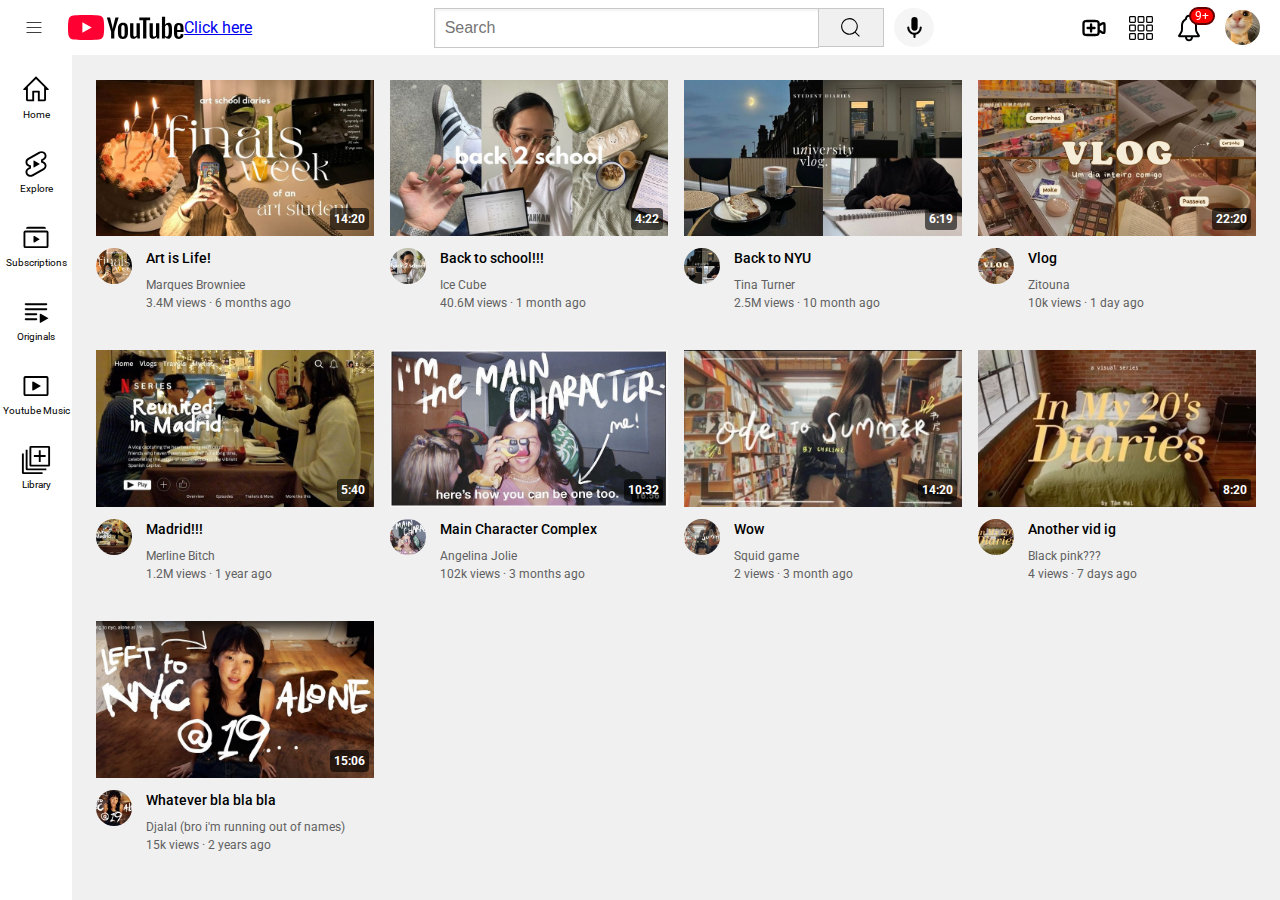
<file: index.html>
<!DOCTYPE html>
<html>
  <head>
    <title>Youtube.com clone</title>
    <link rel="preconnect" href="https://fonts.googleapis.com">
<link rel="preconnect" href="https://fonts.gstatic.com" crossorigin>
<link href="https://fonts.googleapis.com/css2?family=Montserrat:ital,wght@0,100..900;1,100..900&family=Roboto:ital,wght@0,100;0,300;0,400;0,500;0,700;0,900;1,100;1,300;1,400;1,500;1,700;1,900&display=swap" rel="stylesheet">
<link rel="stylesheet" href="styles/general.css">
<link rel="stylesheet" href="styles/header.css">
<link rel="stylesheet" href="styles/video.css">
<link rel="stylesheet" href="styles/sidebar.css">

</head>
  
  <body>
    <div class="header">

      <div class="left-section">
        <img class="menu" src="icons/menu.svg">
        <div class="yt-logo-container">
          <img class="yt-logo" src="icons/youtube-logo.svg">
          <div class="tooltip"> Youtube Acceuil</div>
          <a href="new-html-file.html"> Click here</a>
        </div>
        
      </div>

      <div class="middle-section">
        <input class="search-bar" type="text" placeholder="Search">
        <button class="loop">
          <img class="loop-icon" src="icons/loop.svg">
          <div class="tooltip">Search</div>
        </button>
        <button class="micro">
          <img class="micro-icon" src="icons/microphone.svg">
          <div class="tooltip">Search with your voice</div>
        </button>

      </div>
      <div class="right-section"> 
        <div class="video-container">
          <img class="video" src="icons/video-plus.svg">
          <div class="tooltip">Create</div>
        </div>
        <div class="grid-container">
          <img class="grid" src="icons/grid.svg">
          <div class="tooltip">Load</div>
        </div>
        
        <div class="bell-notif">
          <img class="bell "src="icons/notification-bell.svg">
          <div class="notifications-count">9+</div>
          <div class="tooltip">Notifications</div>
        </div>
        <div class="picture-container">
           <img class="picture" src="profile-pics/kitty.jpg">
           <div class="tooltip">Profile</div>
        </div>
       

      </div>
      
    </div>

    <div class="sidebar">
      <div class="sidebar-link">
        <img src="icons/home-svgrepo-com.svg">
        <div>Home</div>
      </div>
      <div class="sidebar-link">
        <img src="icons/explore-svgrepo-com.svg">
        <div>Explore</div>
      </div>
      <div class="sidebar-link">
        <img src="icons/subscriptions.svg">
        <div>Subscriptions</div>
      </div>
      <div class="sidebar-link">
        <img src="icons/scale-to-original-svgrepo-com.svg">
        <div>Originals</div>
      </div>
      <div class="sidebar-link">
        <img src="icons/play-stream-svgrepo-com.svg">
        <div>Youtube Music</div>
      </div>
      <div class="sidebar-link">
        <img src="icons/library-add-svgrepo-com.svg">
        <div>Library</div>
      </div>

    </div>
    
    <div class="video-grid">
      <div class="divv"> 
        <div class="thmb">
          <img class="thumbnail" src="thumbnails/thumnail1.jpg">
          <div class="video-time">14:20</div>
        </div>
        <div class="video-info-grid" >
          <div class="pfp"> 
            <img class="profile-pic" src="thumbnails/thumnail1.jpg">
          </div>
          <div class="info"> 
            <div>
              <p class="video-title">
              Art is Life!
            </p>
            </div>
            <div>
              <p class="video-author">
              Marques Browniee
            </p>
          </div>
            <div>
              <p class="video-stats">
              3.4M views &#183; 6 months ago
            </p>
          </div>
          </div>
        </div>
      </div>
  
  
      <div class="divv"> 
        <div class="thmb">
          <img class="thumbnail" src="thumbnails/thumbnail2.jpg">
          <div class="video-time">4:22</div>
        </div>
        <div class="video-info-grid">
          <div class="pfp"> 
            <img class="profile-pic" src="thumbnails/thumbnail2.jpg">
          </div>
          <div class="info"> 
            <div>
              <p class="video-title">
                Back to school!!!
            </p>
            </div>
            <div>
              <p class="video-author">
                Ice Cube
            </p>
          </div>
            <div>
              <p class="video-stats">
                40.6M views &#183; 1 month ago
            </p>
          </div>
  
          </div>
        </div>
      </div>
  
  
      <div class="divv"> 
        <div class="thmb">
          <img class="thumbnail" src="thumbnails/thumbnail3.jpg">
          <div class="video-time">6:19</div>
        </div>
        <div class="video-info-grid" >
          <div class="pfp"> 
            <img class="profile-pic" src="thumbnails/thumbnail3.jpg">
          </div>
          <div class="info"> 
            <div>
              <p class="video-title">
                Back to NYU
            </p>
            </div>
            <div>
              <p class="video-author">
                Tina Turner
            </p>
          </div>
            <div>
              <p class="video-stats">
                2.5M views &#183; 10 month ago
            </p>
          </div>
          </div>
        </div>
      </div>
  
  
      <div class="divv"> 
        <div class="thmb">
          <img class="thumbnail" src="thumbnails/thumbnail4.jpg">
          <div class="video-time">22:20</div>
        </div>
        <div class="video-info-grid">
          <div class="pfp"> 
            <img class="profile-pic" src="thumbnails/thumbnail4.jpg">
          </div>
          <div class="info"> 
            <div>
              <p class="video-title">
                Vlog
            </p>
            </div>
            <div>
              <p class="video-author">
                Zitouna
            </p>
          </div>
            <div>
              <p class="video-stats">
                10k views &#183; 1 day ago
            </p>
          </div>
          </div>
        </div>
      </div>
  
      <div class="divv"> 
        <div class="thmb">
          <img class="thumbnail" src="thumbnails/thumbnail5.jpg">
          <div class="video-time">5:40</div>
        </div>
        <div class="video-info-grid" >
          <div class="pfp"> 
            <img class="profile-pic" src="thumbnails/thumbnail5.jpg">
          </div>
          <div class="info"> 
            <div>
              <p class="video-title">
              Madrid!!!
            </p>
            </div>
            <div>
              <p class="video-author">
              Merline Bitch
            </p>
          </div>
            <div>
              <p class="video-stats">
              1.2M views &#183; 1 year ago
            </p>
          </div>
          </div>
        </div>
      </div>
  
      <div class="divv"> 
        <div class="thmb">
          <img class="thumbnail" src="thumbnails/thumbnail6.jpg">
          <div class="video-time">10:32</div>
        </div>
        <div class="video-info-grid" >
          <div class="pfp"> 
            <img class="profile-pic" src="thumbnails/thumbnail6.jpg">
          </div>
          <div class="info"> 
            <div>
              <p class="video-title">
              Main Character Complex
            </p>
            </div>
            <div>
              <p class="video-author">
              Angelina Jolie
            </p>
          </div>
            <div>
              <p class="video-stats">
              102k views &#183; 3 months ago
            </p>
          </div>
          </div>
        </div>
      </div>

      <div class="divv"> 
        <div class="thmb">
          <img class="thumbnail" src="thumbnails/thumbnail7.jpg">
          <div class="video-time">14:20</div>
        </div>
        <div class="video-info-grid">
          <div class="pfp"> 
            <img class="profile-pic" src="thumbnails/thumbnail7.jpg">
          </div>
          <div class="info"> 
            <div>
              <p class="video-title">
                Wow 
            </p>
            </div>
            <div>
              <p class="video-author">
                Squid game 
            </p>
          </div>
            <div>
              <p class="video-stats">
                2 views &#183; 3 month ago
            </p>
          </div>
          </div>
        </div>
      </div>


      <div class="divv"> 
        <div class="thmb">
          <img class="thumbnail" src="thumbnails/thumbnail8.jpg">
          <div class="video-time">8:20</div>
        </div>
        <div class="video-info-grid">
          <div class="pfp"> 
            <img class="profile-pic" src="thumbnails/thumbnail8.jpg">
          </div>
          <div class="info"> 
            <div>
              <p class="video-title">
                Another vid ig
            </p>
            </div>
            <div>
              <p class="video-author">
                Black pink???
            </p>
          </div>
            <div>
              <p class="video-stats">
                4 views &#183; 7 days ago
            </p>
          </div>
          </div>
        </div>
      </div>


      <div class="divv"> 
        <div class="thmb">
          <img class="thumbnail" src="thumbnails/thumbnail9.jpg">
          <div class="video-time">15:06</div>
        </div>
        <div class="video-info-grid">
          <div class="pfp"> 
            <img class="profile-pic" src="thumbnails/thumbnail9.jpg">
          </div>
          <div class="info"> 
            <div>
              <p class="video-title">
                Whatever bla bla bla
            </p>
            </div>
            <div>
              <p class="video-author">
                Djalal (bro i'm running out of names)
            </p>
          </div>
            <div>
              <p class="video-stats">
                15k views &#183; 2 years ago
            </p>
          </div>
          </div>
        </div>
      </div>

    </div>
    

  </body>
</html>
</file>
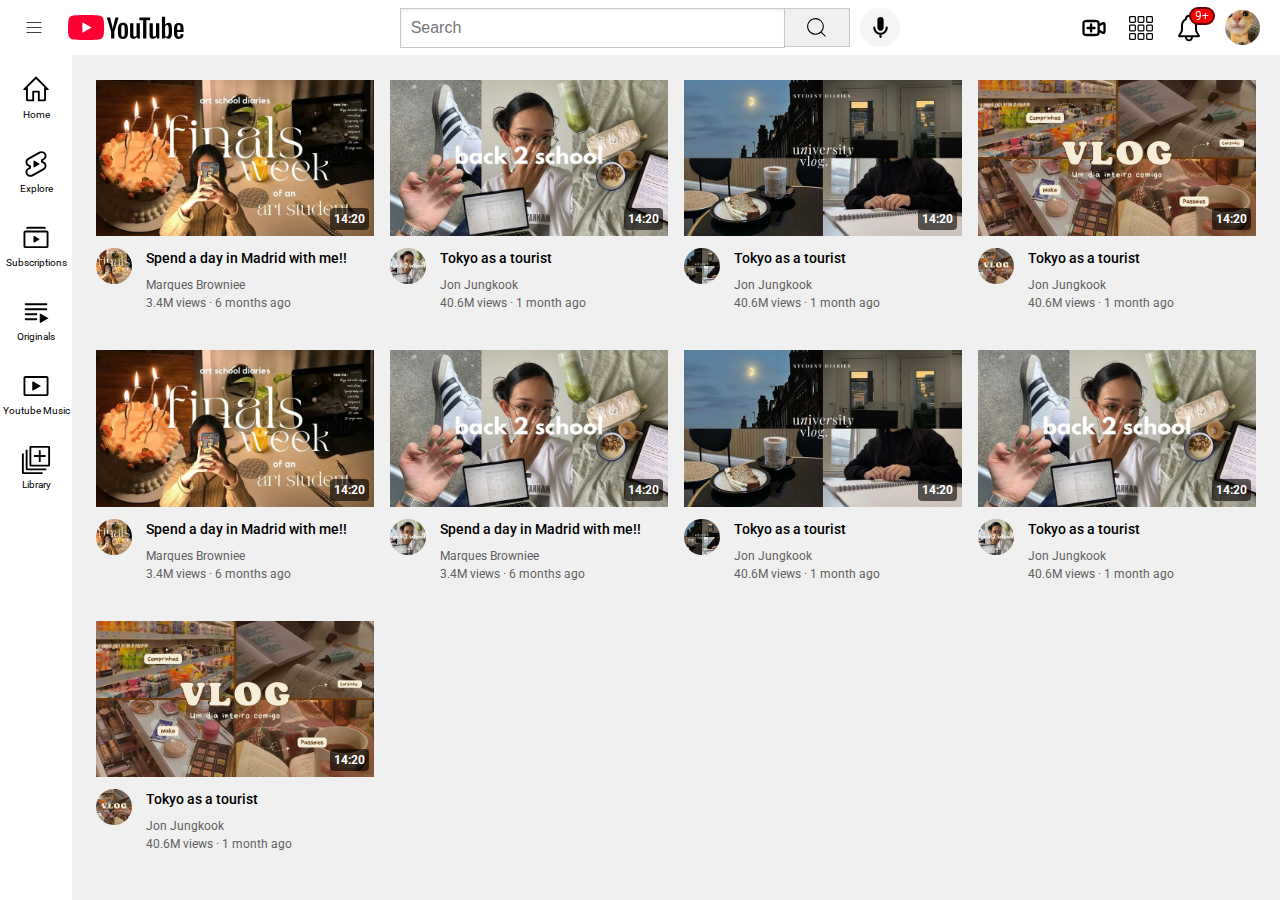
<file: youtube.html>
<!DOCTYPE html>
<html>
  <head>
    <title>Youtube.com clone</title>
    <link rel="preconnect" href="https://fonts.googleapis.com">
<link rel="preconnect" href="https://fonts.gstatic.com" crossorigin>
<link href="https://fonts.googleapis.com/css2?family=Montserrat:ital,wght@0,100..900;1,100..900&family=Roboto:ital,wght@0,100;0,300;0,400;0,500;0,700;0,900;1,100;1,300;1,400;1,500;1,700;1,900&display=swap" rel="stylesheet">
<link rel="stylesheet" href="styles/general.css">
<link rel="stylesheet" href="styles/header.css">
<link rel="stylesheet" href="styles/video.css">
<link rel="stylesheet" href="styles/sidebar.css">

</head>
  
  <body>
    <div class="header">

      <div class="left-section">
        <img class="menu" src="icons/menu.svg">
        <div class="yt-logo-container">
          <img class="yt-logo" src="icons/youtube-logo.svg">
          <div class="tooltip"> Youtube Acceuil</div>
        </div>
        
      </div>

      <div class="middle-section">
        <input class="search-bar" type="text" placeholder="Search">
        <button class="loop">
          <img class="loop-icon" src="icons/loop.svg">
          <div class="tooltip">Search</div>
        </button>
        <button class="micro">
          <img class="micro-icon" src="icons/microphone.svg">
          <div class="tooltip">Search with your voice</div>
        </button>

      </div>
      <div class="right-section"> 
        <div class="video-container">
          <img class="video" src="icons/video-plus.svg">
          <div class="tooltip">Create</div>
        </div>
        <div class="grid-container">
          <img class="grid" src="icons/grid.svg">
          <div class="tooltip">Load</div>
        </div>
        
        <div class="bell-notif">
          <img class="bell "src="icons/notification-bell.svg">
          <div class="notifications-count">9+</div>
          <div class="tooltip">Notifications</div>
        </div>
        <div class="picture-container">
           <img class="picture" src="profile-pics/kitty.jpg">
           <div class="tooltip">Profile</div>
        </div>
       

      </div>
      
    </div>

    <div class="sidebar">
      <div class="sidebar-link">
        <img src="icons/home-svgrepo-com.svg">
        <div>Home</div>
      </div>
      <div class="sidebar-link">
        <img src="icons/explore-svgrepo-com.svg">
        <div>Explore</div>
      </div>
      <div class="sidebar-link">
        <img src="icons/subscriptions.svg">
        <div>Subscriptions</div>
      </div>
      <div class="sidebar-link">
        <img src="icons/scale-to-original-svgrepo-com.svg">
        <div>Originals</div>
      </div>
      <div class="sidebar-link">
        <img src="icons/play-stream-svgrepo-com.svg">
        <div>Youtube Music</div>
      </div>
      <div class="sidebar-link">
        <img src="icons/library-add-svgrepo-com.svg">
        <div>Library</div>
      </div>

    </div>
    
    <div class="video-grid">
      <div class="divv"> 
        <div class="thmb">
          <img class="thumbnail" src="thumbnails/thumnail1.jpg">
          <div class="video-time">14:20</div>
        </div>
        <div class="video-info-grid" >
          <div class="pfp"> 
            <img class="profile-pic" src="thumbnails/thumnail1.jpg">
          </div>
          <div class="info"> 
            <div>
              <p class="video-title">
              Spend a day in Madrid with me!!
            </p>
            </div>
            <div>
              <p class="video-author">
              Marques Browniee
            </p>
          </div>
            <div>
              <p class="video-stats">
              3.4M views &#183; 6 months ago
            </p>
          </div>
          </div>
        </div>
      </div>
  
  
      <div class="divv"> 
        <div class="thmb">
          <img class="thumbnail" src="thumbnails/thumbnail2.jpg">
          <div class="video-time">14:20</div>
        </div>
        <div class="video-info-grid">
          <div class="pfp"> 
            <img class="profile-pic" src="thumbnails/thumbnail2.jpg">
          </div>
          <div class="info"> 
            <div>
              <p class="video-title">
                Tokyo as a tourist
            </p>
            </div>
            <div>
              <p class="video-author">
                Jon Jungkook
            </p>
          </div>
            <div>
              <p class="video-stats">
                40.6M views &#183; 1 month ago
            </p>
          </div>
  
          </div>
        </div>
      </div>
  
  
      <div class="divv"> 
        <div class="thmb">
          <img class="thumbnail" src="thumbnails/thumbnail3.jpg">
          <div class="video-time">14:20</div>
        </div>
        <div class="video-info-grid" >
          <div class="pfp"> 
            <img class="profile-pic" src="thumbnails/thumbnail3.jpg">
          </div>
          <div class="info"> 
            <div>
              <p class="video-title">
                Tokyo as a tourist
            </p>
            </div>
            <div>
              <p class="video-author">
                Jon Jungkook
            </p>
          </div>
            <div>
              <p class="video-stats">
                40.6M views &#183; 1 month ago
            </p>
          </div>
          </div>
        </div>
      </div>
  
  
      <div class="divv"> 
        <div class="thmb">
          <img class="thumbnail" src="thumbnails/thumbnail4.jpg">
          <div class="video-time">14:20</div>
        </div>
        <div class="video-info-grid">
          <div class="pfp"> 
            <img class="profile-pic" src="thumbnails/thumbnail4.jpg">
          </div>
          <div class="info"> 
            <div>
              <p class="video-title">
                Tokyo as a tourist
            </p>
            </div>
            <div>
              <p class="video-author">
                Jon Jungkook
            </p>
          </div>
            <div>
              <p class="video-stats">
                40.6M views &#183; 1 month ago
            </p>
          </div>
          </div>
        </div>
      </div>
  
      <div class="divv"> 
        <div class="thmb">
          <img class="thumbnail" src="thumbnails/thumnail1.jpg">
          <div class="video-time">14:20</div>
        </div>
        <div class="video-info-grid" >
          <div class="pfp"> 
            <img class="profile-pic" src="thumbnails/thumnail1.jpg">
          </div>
          <div class="info"> 
            <div>
              <p class="video-title">
              Spend a day in Madrid with me!!
            </p>
            </div>
            <div>
              <p class="video-author">
              Marques Browniee
            </p>
          </div>
            <div>
              <p class="video-stats">
              3.4M views &#183; 6 months ago
            </p>
          </div>
          </div>
        </div>
      </div>
  
      <div class="divv"> 
        <div class="thmb">
          <img class="thumbnail" src="thumbnails/thumbnail2.jpg">
          <div class="video-time">14:20</div>
        </div>
        <div class="video-info-grid" >
          <div class="pfp"> 
            <img class="profile-pic" src="thumbnails/thumbnail2.jpg">
          </div>
          <div class="info"> 
            <div>
              <p class="video-title">
              Spend a day in Madrid with me!!
            </p>
            </div>
            <div>
              <p class="video-author">
              Marques Browniee
            </p>
          </div>
            <div>
              <p class="video-stats">
              3.4M views &#183; 6 months ago
            </p>
          </div>
          </div>
        </div>
      </div>

      <div class="divv"> 
        <div class="thmb">
          <img class="thumbnail" src="thumbnails/thumbnail3.jpg">
          <div class="video-time">14:20</div>
        </div>
        <div class="video-info-grid">
          <div class="pfp"> 
            <img class="profile-pic" src="thumbnails/thumbnail3.jpg">
          </div>
          <div class="info"> 
            <div>
              <p class="video-title">
                Tokyo as a tourist
            </p>
            </div>
            <div>
              <p class="video-author">
                Jon Jungkook
            </p>
          </div>
            <div>
              <p class="video-stats">
                40.6M views &#183; 1 month ago
            </p>
          </div>
          </div>
        </div>
      </div>


      <div class="divv"> 
        <div class="thmb">
          <img class="thumbnail" src="thumbnails/thumbnail2.jpg">
          <div class="video-time">14:20</div>
        </div>
        <div class="video-info-grid">
          <div class="pfp"> 
            <img class="profile-pic" src="thumbnails/thumbnail2.jpg">
          </div>
          <div class="info"> 
            <div>
              <p class="video-title">
                Tokyo as a tourist
            </p>
            </div>
            <div>
              <p class="video-author">
                Jon Jungkook
            </p>
          </div>
            <div>
              <p class="video-stats">
                40.6M views &#183; 1 month ago
            </p>
          </div>
          </div>
        </div>
      </div>


      <div class="divv"> 
        <div class="thmb">
          <img class="thumbnail" src="thumbnails/thumbnail4.jpg">
          <div class="video-time">14:20</div>
        </div>
        <div class="video-info-grid">
          <div class="pfp"> 
            <img class="profile-pic" src="thumbnails/thumbnail4.jpg">
          </div>
          <div class="info"> 
            <div>
              <p class="video-title">
                Tokyo as a tourist
            </p>
            </div>
            <div>
              <p class="video-author">
                Jon Jungkook
            </p>
          </div>
            <div>
              <p class="video-stats">
                40.6M views &#183; 1 month ago
            </p>
          </div>
          </div>
        </div>
      </div>

    </div>
    

  </body>
</html>
</file>
<file: styles/general.css>
p{
  margin-top: 0;
  margin-bottom: 0;
}
body{
  font-family:roboto,arial;
  margin:0;
  padding-top:80px;
  margin-left:96px;
  padding-right:24px;
  background-color: rgb(240, 240, 240);
}
</file>
<file: styles/header.css>
.header{
  height:55px;
  display:flex;
  flex-direction:row;
  justify-content:space-between;
  position:fixed;
  top:0;
  left:0;
  right:0;
  background-color:white;
  border-bottom-width:2px;
  border-bottom-style:solid;
  border-bottom-color:rgb(240, 240, 240); 
  z-index:100; 
}
.left-section{
  display: flex;
  align-items: center;
}
.menu{
  height:20px;
  margin-left:24px;
  margin-right:24px;
}
.yt-logo{
  height:25px;
}
.middle-section{
  display:flex;
  align-items: center;
  flex:1;
  margin-left:70px;
  margin-right:35px;
  max-width:500px;
}
.search-bar{
flex:1;
width:0;
height:36px;
padding-left:10px;
font-size:16px;
box-shadow:inset 1px 2px 3px rgba(0, 0, 0, 0.05);
border:1px solid rgb(200, 200, 200);
}
.search-bar::placeholder{
  font-size:16px;
}
.loop{
  height:39px;
  width:66px;
  background-color:rgb(240, 240, 240);
  border-width:1px;
  border-style:solid;
  border-color:rgb(200, 200, 200);
  margin-left:-1px;
  margin-right:10px;
 
}
.loop,
.micro,
.video-container,
.grid-container,
.bell-notif,
.picture-container,
.yt-logo-container
{
  display:flex;
  justify-content: center;
  position:relative;
  align-items:center;
  cursor:pointer;
}
.loop .tooltip,
.micro .tooltip,
.video-container .tooltip,
.grid-container .tooltip,
.bell-notif .tooltip,
.picture-container .tooltip,
.yt-logo-container .tooltip
{
  position:absolute;
  background-color:rgba(100, 100, 100, 0.8);
  color:white;
  padding:4px 8px 4px 8px;
  border-color:white;
  border-width:1px;
  border-style: solid;
  border-radius:2px;
  font-size:12px;
  bottom:-15px;
  opacity:0;
  transition:opacity 0.15s;
  pointer-events:none;
  white-space: nowrap;
}

.loop:hover .tooltip,
.micro:hover .tooltip,
.video-container:hover .tooltip,
.grid-container:hover .tooltip,
.bell-notif:hover .tooltip,
.picture-container:hover .tooltip,
.yt-logo-container:hover .tooltip
{
  opacity:1;
}
.loop-icon{
  height:25px;
  
}
.micro{
  background-color:rgb(245, 245, 245);
  display:flex;
  height:39px;
  width:40px;
  border-radius:20px;
  border:none;
  align-items: center;
  position:relative;
}
.micro-icon{
  margin-left: 1px;
  height:25px;
}
.right-section{
  display:flex;
  align-items: center;
  justify-content: space-between;
  width:180px;
  margin-right:20px;
  flex-shrink: 0;
}
.video{
  height:28px;
}
.grid{
  height:26px;
}
.bell{
  height:32px;
  border-radius:16px;
}
.bell-notif{
  position:relative;
}
.notifications-count{
  position:absolute;
  top:-5px;
  right:-10px;
  background-color:red;
  color:white;
  font-size:12px;
  padding:0 4px 0 4px;
  border-radius:10px;
  border-color:rgb(96, 0, 0);
  border-style:solid;
  border-width:2px;
}
.picture{
  height:35px;
  width:35px;
  object-fit: cover;
  border-radius:18px;
}
</file>
<file: styles/video.css>
.thumbnail{
  width:100%;
}
.video-title{
  margin-top:0;
  font-weight:500;
  font-size: 14px;
  line-height:20px;
  margin-bottom: 10px;
}
.video-author{
  font-size:12px;
  color:rgb(96, 96, 96);
  margin-bottom: 4px;
}
.video-stats{
  font-size:12px;
  color:rgb(96, 96, 96);
}
.video-info-grid{
  display:grid;
  grid-template-columns: 50px 1fr;
}
.profile-pic{
  width:36px; 
  height: 36px;
  object-fit: cover;
  border-radius: 18px;
}
.thmb{ 
  margin-bottom: 8px;
  position:relative;
}
.video-grid{
  display:grid;
  grid-template-columns:1fr 1fr 1fr;
  column-gap:16px;
  row-gap:40px;
}

@media (max-width:750px){
  .video-grid{
    grid-template-columns:1fr 1fr;
  }
}
@media(min-width:751px) and(max-width:999px){
  .video-grid{
    grid-template-columns:1fr 1fr 1fr;
  } 
}

@media(min-width:1000px){
  .video-grid{
  grid-template-columns: 1fr 1fr 1fr 1fr;
}
}
.video-time{
  background-color:rgba(0,0,0,0.6);
  padding:4px;
  border-radius:4px;
  color:white;
  position:absolute;
  bottom:10px;
  right:5px;

  font-size:12px;
  font-weight:bold;
}
</file>
<file: styles/sidebar.css>
.sidebar{
  position:fixed;
  bottom:0;
  left:0;
  top:55px;
  width:72px;
  background-color:white;
  z-index:200;
  padding-top:5px;
}
.sidebar-link{
  height:74px;
  display:flex;
  justify-content: center;
  align-items: center;
  flex-direction:column;
  cursor:pointer;
}
.sidebar-link:hover{
  background-color:rgb(236, 233, 233);
}
.sidebar-link img{
  height:30px;
  margin-bottom:4px;
}
.sidebar-link div{
  font-size:10px;
}
</file>
